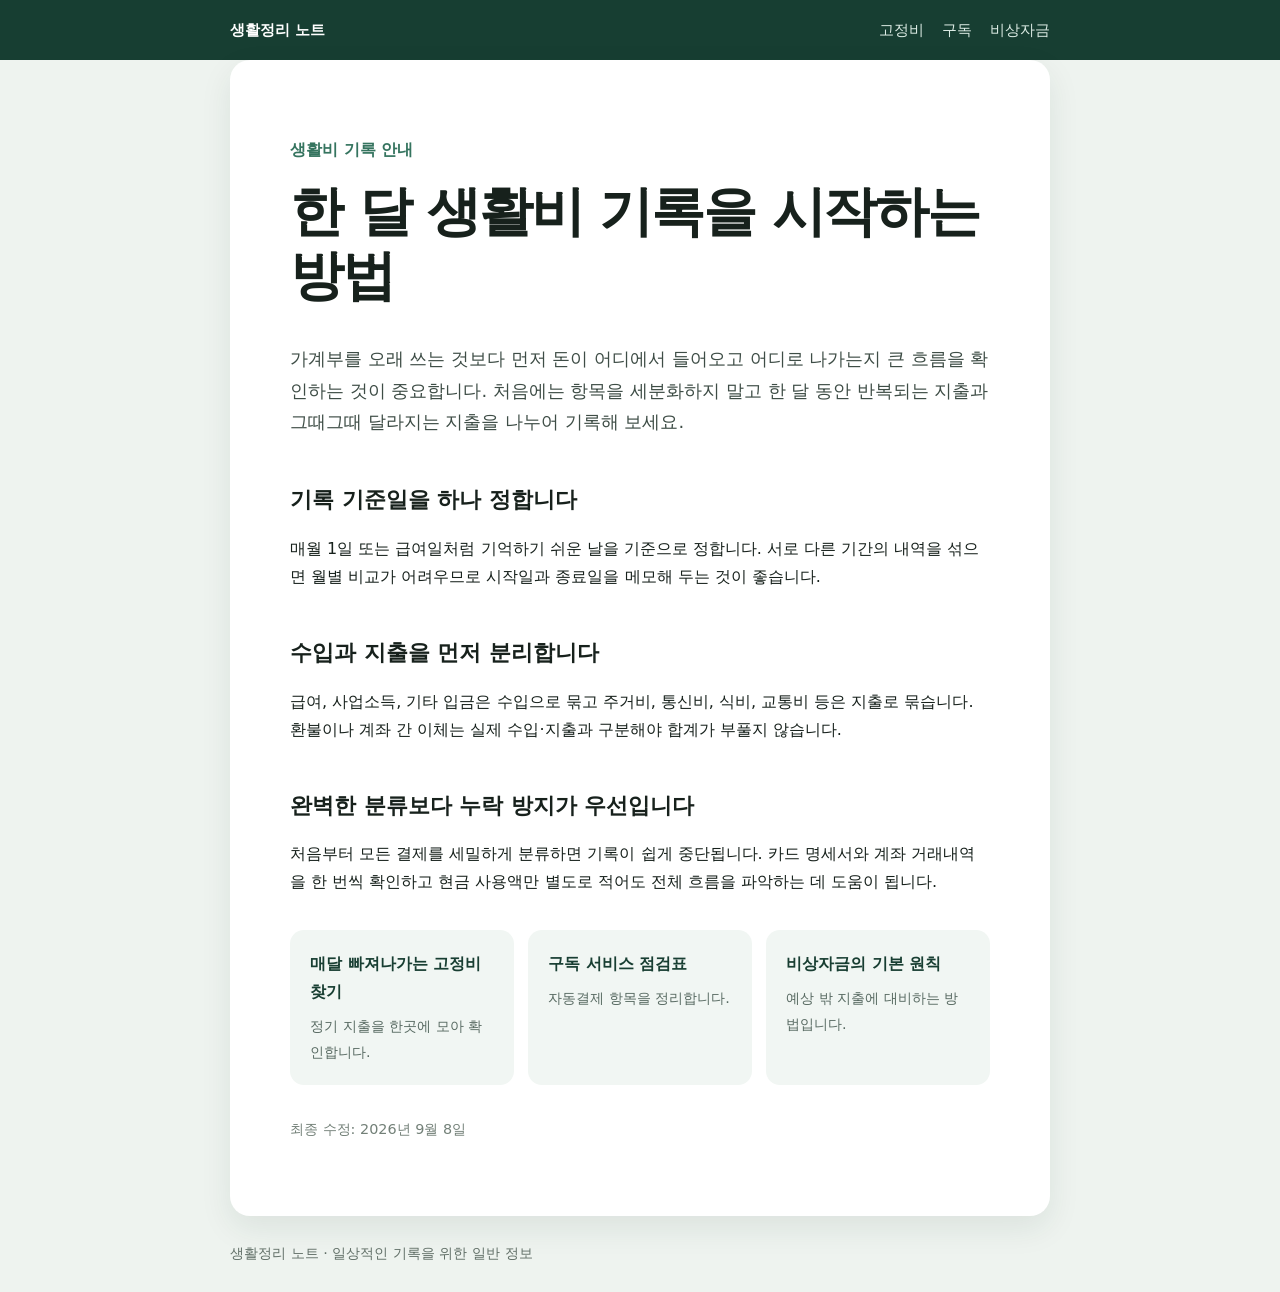
<file: index.html>
<!doctype html>
<html lang="ko">
<head>
  <meta charset="utf-8">
  <meta name="viewport" content="width=device-width,initial-scale=1">
  <meta name="naver-site-verification" content="bc9d32d247b07403358dc7a938e0cae54c4fdcf7">
  <title>한 달 생활비 기록을 시작하는 방법 | 생활정리 노트</title>
  <meta name="description" content="복잡한 가계부 없이 한 달 생활비의 흐름을 파악하는 간단한 기록 방법을 소개합니다.">
  <meta name="robots" content="index,follow,max-image-preview:large">
  <link rel="canonical" href="https://info.xn--r02b99j1pu.kr/"><link rel="stylesheet" href="/styles.css">
  <meta property="og:type" content="website"><meta property="og:title" content="한 달 생활비 기록을 시작하는 방법"><meta property="og:description" content="고정비와 변동비를 나누어 생활비의 흐름을 파악해 보세요."><meta property="og:url" content="https://info.xn--r02b99j1pu.kr/">
  <script type="application/ld+json">{"@context":"https://schema.org","@type":"Article","headline":"한 달 생활비 기록을 시작하는 방법","datePublished":"2026-09-08","dateModified":"2026-09-08","mainEntityOfPage":"https://info.xn--r02b99j1pu.kr/","inLanguage":"ko-KR"}</script>
</head>
<body><header><div class="wrap nav"><a class="logo" href="/">생활정리 노트</a><a href="/monthly-fixed-costs/">고정비</a><a href="/subscription-checklist/">구독</a><a href="/emergency-fund-basics/">비상자금</a></div></header>
<main class="wrap"><p class="tag">생활비 기록 안내</p><h1>한 달 생활비 기록을 시작하는 방법</h1><p class="lead">가계부를 오래 쓰는 것보다 먼저 돈이 어디에서 들어오고 어디로 나가는지 큰 흐름을 확인하는 것이 중요합니다. 처음에는 항목을 세분화하지 말고 한 달 동안 반복되는 지출과 그때그때 달라지는 지출을 나누어 기록해 보세요.</p><h2>기록 기준일을 하나 정합니다</h2><p>매월 1일 또는 급여일처럼 기억하기 쉬운 날을 기준으로 정합니다. 서로 다른 기간의 내역을 섞으면 월별 비교가 어려우므로 시작일과 종료일을 메모해 두는 것이 좋습니다.</p><h2>수입과 지출을 먼저 분리합니다</h2><p>급여, 사업소득, 기타 입금은 수입으로 묶고 주거비, 통신비, 식비, 교통비 등은 지출로 묶습니다. 환불이나 계좌 간 이체는 실제 수입·지출과 구분해야 합계가 부풀지 않습니다.</p><h2>완벽한 분류보다 누락 방지가 우선입니다</h2><p>처음부터 모든 결제를 세밀하게 분류하면 기록이 쉽게 중단됩니다. 카드 명세서와 계좌 거래내역을 한 번씩 확인하고 현금 사용액만 별도로 적어도 전체 흐름을 파악하는 데 도움이 됩니다.</p><div class="cards"><a href="/monthly-fixed-costs/"><b>매달 빠져나가는 고정비 찾기</b><span>정기 지출을 한곳에 모아 확인합니다.</span></a><a href="/subscription-checklist/"><b>구독 서비스 점검표</b><span>자동결제 항목을 정리합니다.</span></a><a href="/emergency-fund-basics/"><b>비상자금의 기본 원칙</b><span>예상 밖 지출에 대비하는 방법입니다.</span></a></div><p class="date">최종 수정: 2026년 9월 8일</p></main>
<footer><div class="wrap">생활정리 노트 · 일상적인 기록을 위한 일반 정보</div></footer></body>
</html>
</file>
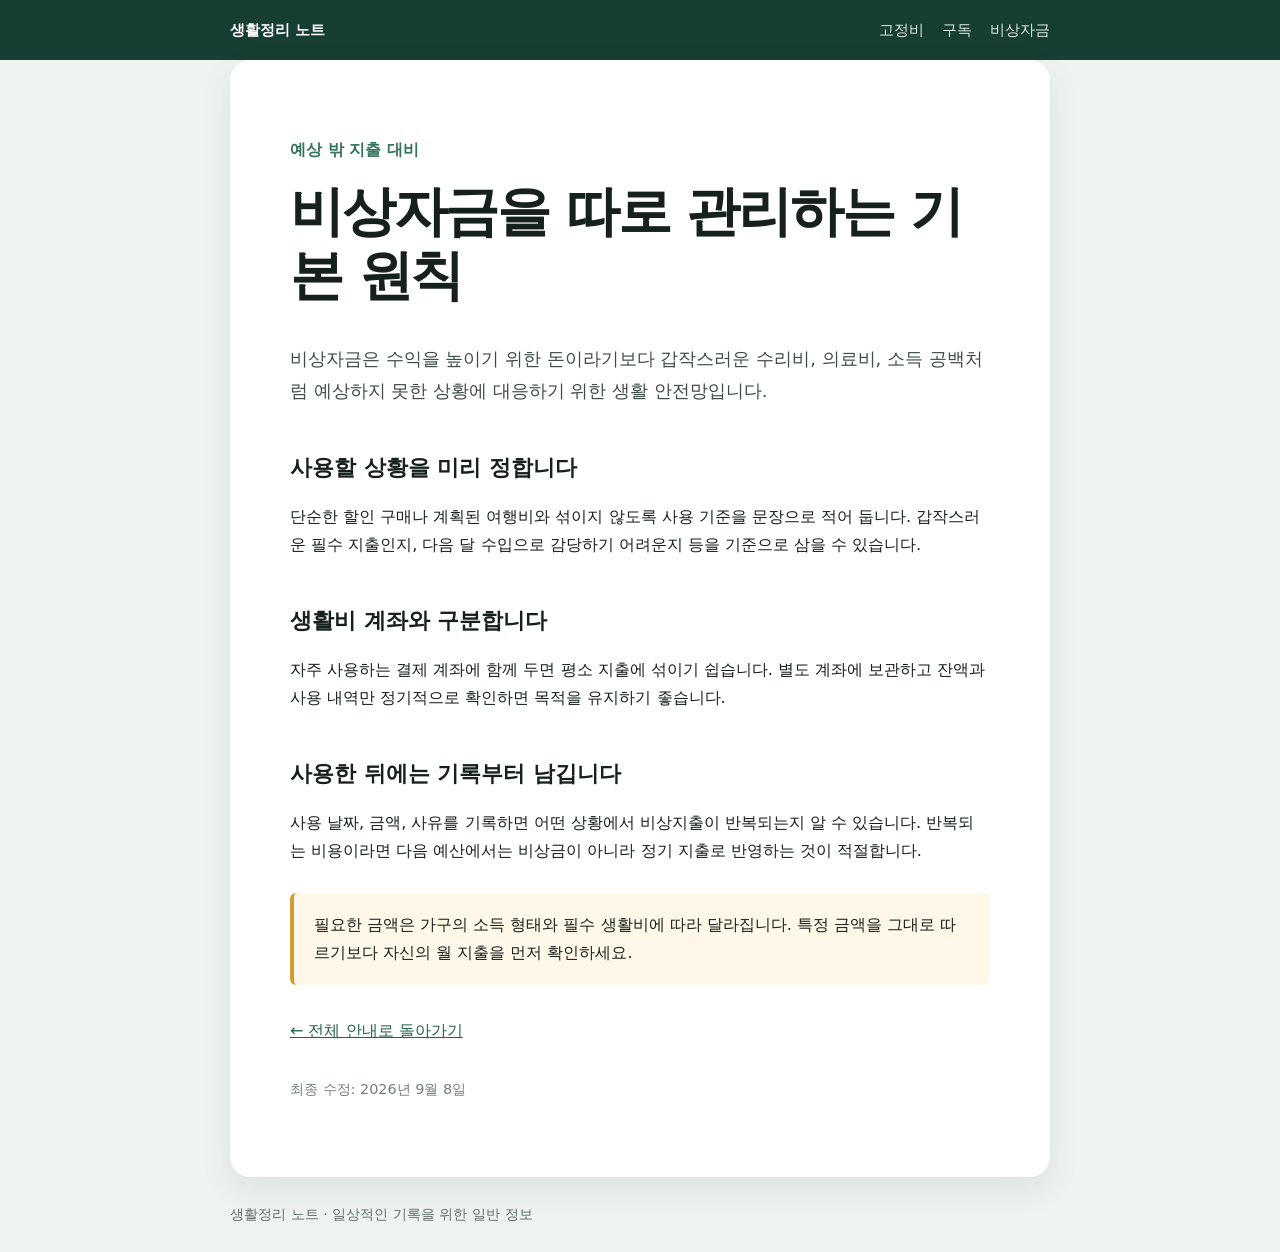
<file: emergency-fund-basics/index.html>
<!doctype html><html lang="ko"><head><meta charset="utf-8"><meta name="viewport" content="width=device-width,initial-scale=1"><title>비상자금을 따로 관리하는 기본 원칙 | 생활정리 노트</title><meta name="description" content="예상하지 못한 생활비에 대비해 비상자금의 용도와 보관 기준을 정하는 방법을 설명합니다."><meta name="robots" content="index,follow,max-image-preview:large"><link rel="canonical" href="https://info.xn--r02b99j1pu.kr/emergency-fund-basics/"><link rel="stylesheet" href="/styles.css"><meta property="og:type" content="article"><meta property="og:title" content="비상자금을 따로 관리하는 기본 원칙"><meta property="og:description" content="예상하지 못한 생활비에 대비하는 기록 원칙입니다."><meta property="og:url" content="https://info.xn--r02b99j1pu.kr/emergency-fund-basics/"><script type="application/ld+json">{"@context":"https://schema.org","@type":"Article","headline":"비상자금을 따로 관리하는 기본 원칙","datePublished":"2026-09-08","dateModified":"2026-09-08","mainEntityOfPage":"https://info.xn--r02b99j1pu.kr/emergency-fund-basics/","inLanguage":"ko-KR"}</script></head><body><header><div class="wrap nav"><a class="logo" href="/">생활정리 노트</a><a href="/monthly-fixed-costs/">고정비</a><a href="/subscription-checklist/">구독</a><a href="/emergency-fund-basics/">비상자금</a></div></header><main class="wrap"><p class="tag">예상 밖 지출 대비</p><h1>비상자금을 따로 관리하는 기본 원칙</h1><p class="lead">비상자금은 수익을 높이기 위한 돈이라기보다 갑작스러운 수리비, 의료비, 소득 공백처럼 예상하지 못한 상황에 대응하기 위한 생활 안전망입니다.</p><h2>사용할 상황을 미리 정합니다</h2><p>단순한 할인 구매나 계획된 여행비와 섞이지 않도록 사용 기준을 문장으로 적어 둡니다. 갑작스러운 필수 지출인지, 다음 달 수입으로 감당하기 어려운지 등을 기준으로 삼을 수 있습니다.</p><h2>생활비 계좌와 구분합니다</h2><p>자주 사용하는 결제 계좌에 함께 두면 평소 지출에 섞이기 쉽습니다. 별도 계좌에 보관하고 잔액과 사용 내역만 정기적으로 확인하면 목적을 유지하기 좋습니다.</p><h2>사용한 뒤에는 기록부터 남깁니다</h2><p>사용 날짜, 금액, 사유를 기록하면 어떤 상황에서 비상지출이 반복되는지 알 수 있습니다. 반복되는 비용이라면 다음 예산에서는 비상금이 아니라 정기 지출로 반영하는 것이 적절합니다.</p><aside>필요한 금액은 가구의 소득 형태와 필수 생활비에 따라 달라집니다. 특정 금액을 그대로 따르기보다 자신의 월 지출을 먼저 확인하세요.</aside><p class="back"><a href="/">← 전체 안내로 돌아가기</a></p><p class="date">최종 수정: 2026년 9월 8일</p></main><footer><div class="wrap">생활정리 노트 · 일상적인 기록을 위한 일반 정보</div></footer></body></html>
</file>
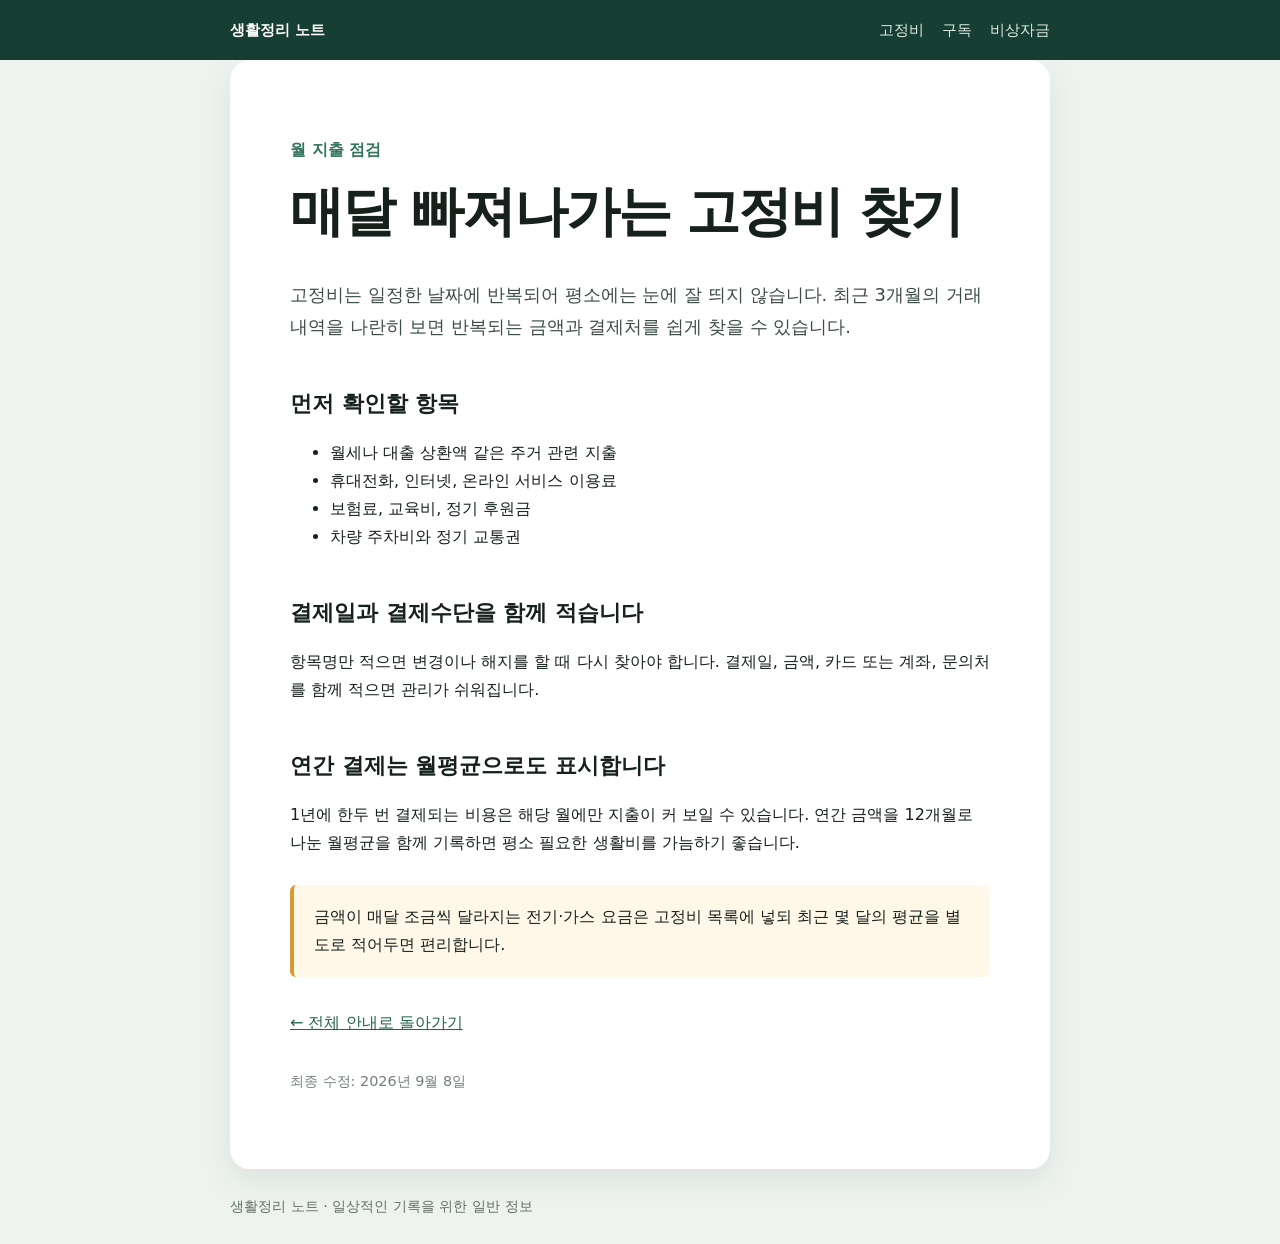
<file: monthly-fixed-costs/index.html>
<!doctype html><html lang="ko"><head><meta charset="utf-8"><meta name="viewport" content="width=device-width,initial-scale=1"><title>매달 빠져나가는 고정비 찾기 | 생활정리 노트</title><meta name="description" content="주거비, 통신비, 보험료 등 반복 지출을 찾아 월 고정비 표로 정리하는 방법입니다."><meta name="robots" content="index,follow,max-image-preview:large"><link rel="canonical" href="https://info.xn--r02b99j1pu.kr/monthly-fixed-costs/"><link rel="stylesheet" href="/styles.css"><meta property="og:type" content="article"><meta property="og:title" content="매달 빠져나가는 고정비 찾기"><meta property="og:description" content="반복 지출을 찾아 월 고정비 표로 정리하는 방법입니다."><meta property="og:url" content="https://info.xn--r02b99j1pu.kr/monthly-fixed-costs/"><script type="application/ld+json">{"@context":"https://schema.org","@type":"Article","headline":"매달 빠져나가는 고정비 찾기","datePublished":"2026-09-08","dateModified":"2026-09-08","mainEntityOfPage":"https://info.xn--r02b99j1pu.kr/monthly-fixed-costs/","inLanguage":"ko-KR"}</script></head><body><header><div class="wrap nav"><a class="logo" href="/">생활정리 노트</a><a href="/monthly-fixed-costs/">고정비</a><a href="/subscription-checklist/">구독</a><a href="/emergency-fund-basics/">비상자금</a></div></header><main class="wrap"><p class="tag">월 지출 점검</p><h1>매달 빠져나가는 고정비 찾기</h1><p class="lead">고정비는 일정한 날짜에 반복되어 평소에는 눈에 잘 띄지 않습니다. 최근 3개월의 거래내역을 나란히 보면 반복되는 금액과 결제처를 쉽게 찾을 수 있습니다.</p><h2>먼저 확인할 항목</h2><ul><li>월세나 대출 상환액 같은 주거 관련 지출</li><li>휴대전화, 인터넷, 온라인 서비스 이용료</li><li>보험료, 교육비, 정기 후원금</li><li>차량 주차비와 정기 교통권</li></ul><h2>결제일과 결제수단을 함께 적습니다</h2><p>항목명만 적으면 변경이나 해지를 할 때 다시 찾아야 합니다. 결제일, 금액, 카드 또는 계좌, 문의처를 함께 적으면 관리가 쉬워집니다.</p><h2>연간 결제는 월평균으로도 표시합니다</h2><p>1년에 한두 번 결제되는 비용은 해당 월에만 지출이 커 보일 수 있습니다. 연간 금액을 12개월로 나눈 월평균을 함께 기록하면 평소 필요한 생활비를 가늠하기 좋습니다.</p><aside>금액이 매달 조금씩 달라지는 전기·가스 요금은 고정비 목록에 넣되 최근 몇 달의 평균을 별도로 적어두면 편리합니다.</aside><p class="back"><a href="/">← 전체 안내로 돌아가기</a></p><p class="date">최종 수정: 2026년 9월 8일</p></main><footer><div class="wrap">생활정리 노트 · 일상적인 기록을 위한 일반 정보</div></footer></body></html>
</file>
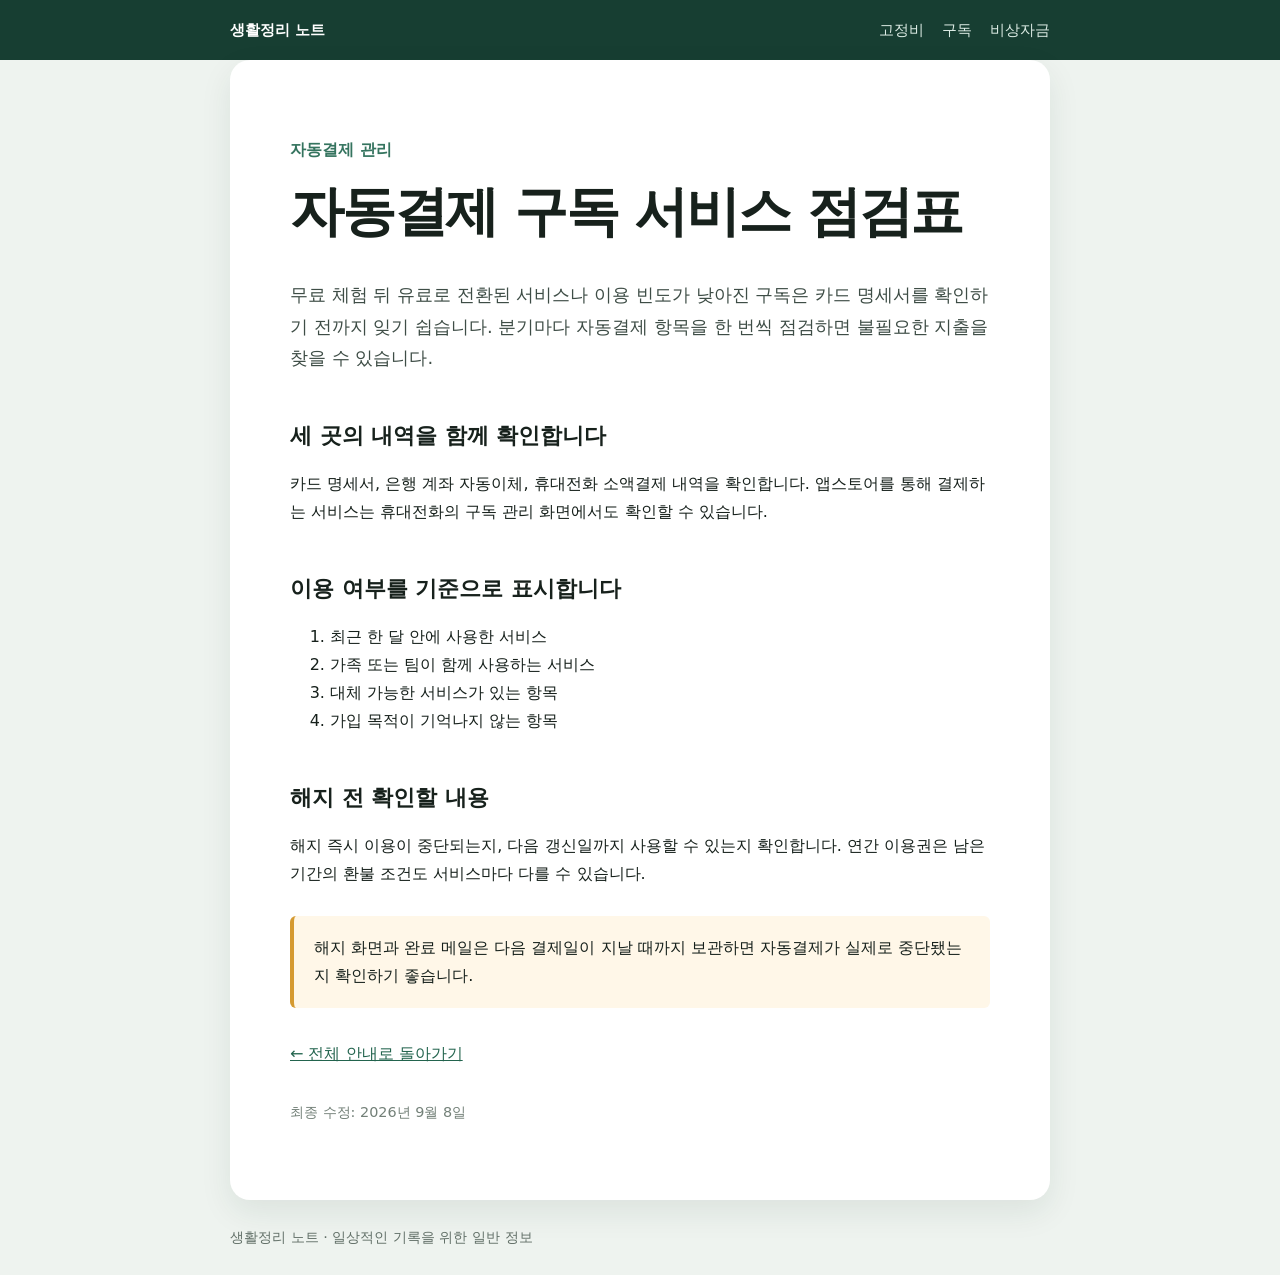
<file: subscription-checklist/index.html>
<!doctype html><html lang="ko"><head><meta charset="utf-8"><meta name="viewport" content="width=device-width,initial-scale=1"><title>자동결제 구독 서비스 점검표 | 생활정리 노트</title><meta name="description" content="사용하지 않는 구독을 찾고 갱신일과 해지 조건을 확인하는 간단한 점검 순서입니다."><meta name="robots" content="index,follow,max-image-preview:large"><link rel="canonical" href="https://info.xn--r02b99j1pu.kr/subscription-checklist/"><link rel="stylesheet" href="/styles.css"><meta property="og:type" content="article"><meta property="og:title" content="자동결제 구독 서비스 점검표"><meta property="og:description" content="구독의 갱신일과 이용 빈도를 확인하는 방법입니다."><meta property="og:url" content="https://info.xn--r02b99j1pu.kr/subscription-checklist/"><script type="application/ld+json">{"@context":"https://schema.org","@type":"Article","headline":"자동결제 구독 서비스 점검표","datePublished":"2026-09-08","dateModified":"2026-09-08","mainEntityOfPage":"https://info.xn--r02b99j1pu.kr/subscription-checklist/","inLanguage":"ko-KR"}</script></head><body><header><div class="wrap nav"><a class="logo" href="/">생활정리 노트</a><a href="/monthly-fixed-costs/">고정비</a><a href="/subscription-checklist/">구독</a><a href="/emergency-fund-basics/">비상자금</a></div></header><main class="wrap"><p class="tag">자동결제 관리</p><h1>자동결제 구독 서비스 점검표</h1><p class="lead">무료 체험 뒤 유료로 전환된 서비스나 이용 빈도가 낮아진 구독은 카드 명세서를 확인하기 전까지 잊기 쉽습니다. 분기마다 자동결제 항목을 한 번씩 점검하면 불필요한 지출을 찾을 수 있습니다.</p><h2>세 곳의 내역을 함께 확인합니다</h2><p>카드 명세서, 은행 계좌 자동이체, 휴대전화 소액결제 내역을 확인합니다. 앱스토어를 통해 결제하는 서비스는 휴대전화의 구독 관리 화면에서도 확인할 수 있습니다.</p><h2>이용 여부를 기준으로 표시합니다</h2><ol><li>최근 한 달 안에 사용한 서비스</li><li>가족 또는 팀이 함께 사용하는 서비스</li><li>대체 가능한 서비스가 있는 항목</li><li>가입 목적이 기억나지 않는 항목</li></ol><h2>해지 전 확인할 내용</h2><p>해지 즉시 이용이 중단되는지, 다음 갱신일까지 사용할 수 있는지 확인합니다. 연간 이용권은 남은 기간의 환불 조건도 서비스마다 다를 수 있습니다.</p><aside>해지 화면과 완료 메일은 다음 결제일이 지날 때까지 보관하면 자동결제가 실제로 중단됐는지 확인하기 좋습니다.</aside><p class="back"><a href="/">← 전체 안내로 돌아가기</a></p><p class="date">최종 수정: 2026년 9월 8일</p></main><footer><div class="wrap">생활정리 노트 · 일상적인 기록을 위한 일반 정보</div></footer></body></html>
</file>
<file: styles.css>
:root{font-family:system-ui,-apple-system,"Noto Sans KR",sans-serif;color:#17211c;background:#eef3ef;line-height:1.75}*{box-sizing:border-box}body{margin:0}.wrap{width:min(820px,calc(100% - 36px));margin:auto}header{background:#173e32;color:#fff}.nav{display:flex;gap:18px;align-items:center;padding:17px 0}.nav a{color:#dcebe4;text-decoration:none;font-size:.92rem}.nav .logo{color:#fff;font-weight:800;margin-right:auto}main{background:#fff;margin:34px auto;padding:clamp(28px,6vw,60px);border-radius:20px;box-shadow:0 12px 32px #163b2f16}h1{font-size:clamp(2rem,6vw,3.4rem);line-height:1.18;letter-spacing:-.04em;margin:.15em 0 .65em}h2{font-size:1.35rem;margin:2em 0 .35em}.tag{color:#35745f;font-weight:750}.lead{font-size:1.12rem;color:#3e4d46}.cards{display:grid;grid-template-columns:repeat(3,1fr);gap:14px;margin-top:34px}.cards a{display:block;padding:20px;border-radius:14px;background:#f1f6f3;color:#183e32;text-decoration:none}.cards span{display:block;margin-top:8px;font-size:.9rem;color:#596b63}.back,.date{margin-top:32px}.back a{color:#23644e}.date{color:#738078;font-size:.9rem}aside{margin-top:28px;padding:18px 20px;border-left:4px solid #d59a31;background:#fff7e8;border-radius:6px}footer{padding:25px 0;color:#627068;font-size:.9rem}@media(max-width:650px){.nav a:not(.logo){display:none}.cards{grid-template-columns:1fr}main{margin-top:12px;padding:26px 20px;border-radius:12px}}
</file>
